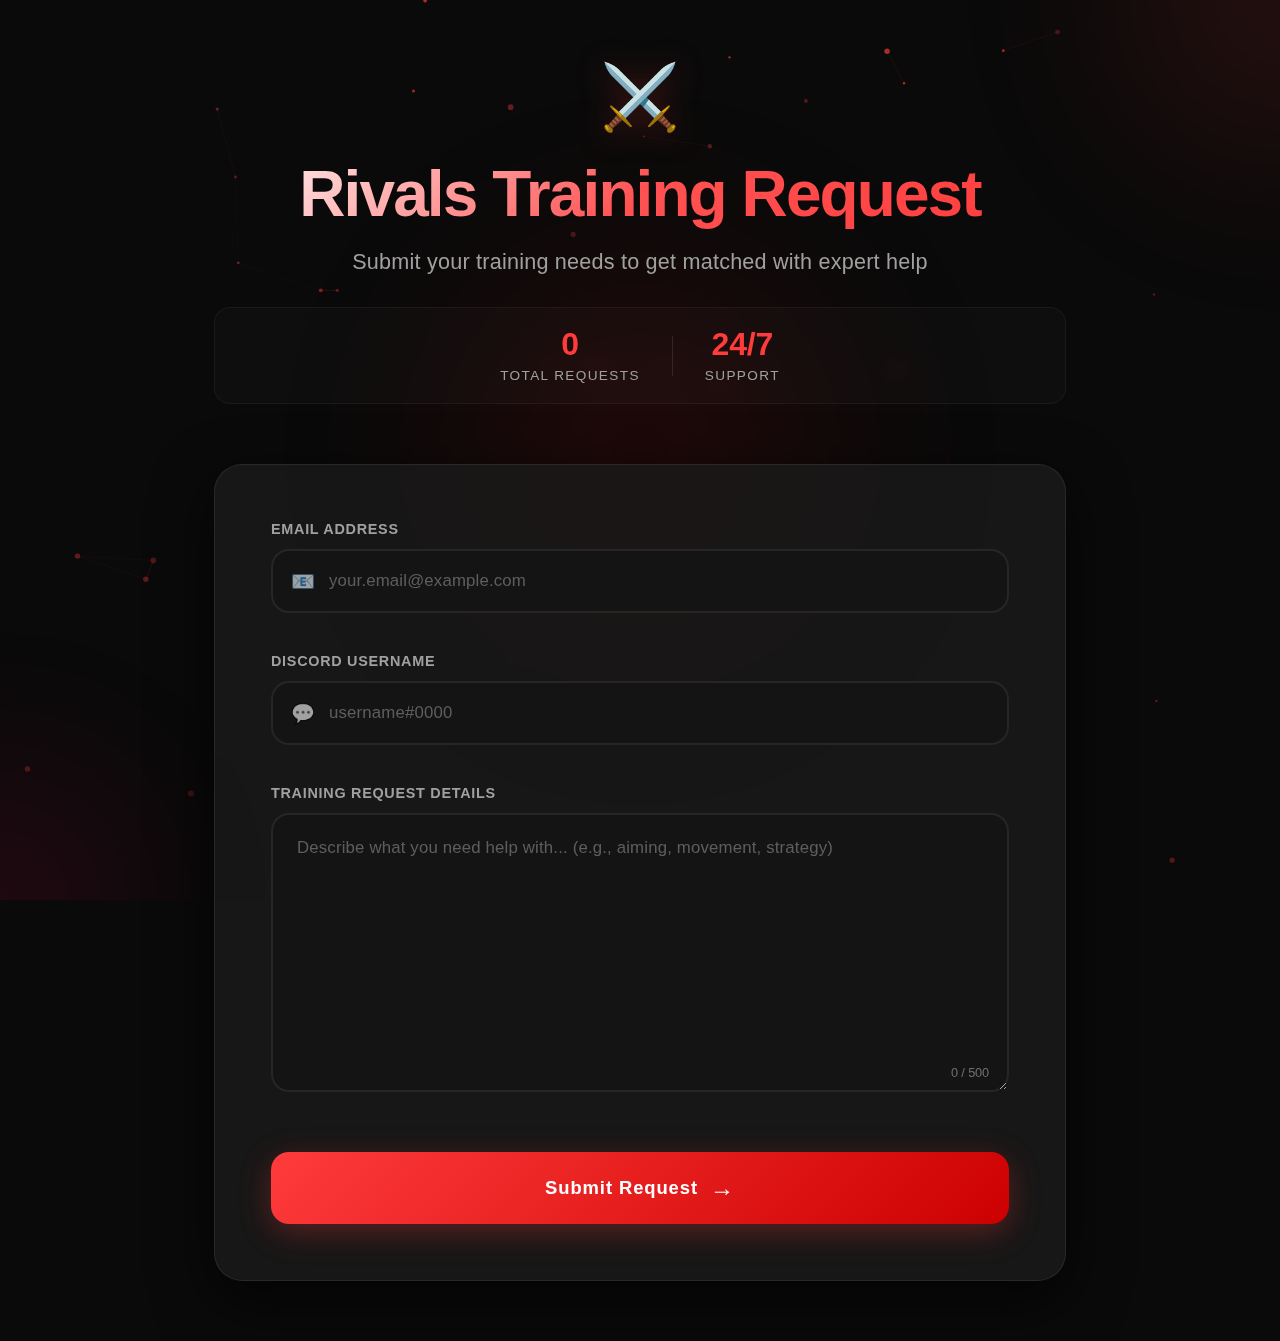
<file: index.html>
<!DOCTYPE html>
<!-- saved from url=(0139)https://creao-build-studio-production.s3-us-west-2.amazonaws.com/agentapp-static/28914380-b0b1-70fd-36af-afc5cce89791/SBluo4sjoy/index.html -->
<html lang="en"><head><meta http-equiv="Content-Type" content="text/html; charset=UTF-8">
    
    <meta name="viewport" content="width=device-width, initial-scale=1.0">
    <title>Roblox Rivals Training</title>
    <link rel="preconnect" href="https://fonts.googleapis.com/">
    <link rel="preconnect" href="https://fonts.gstatic.com/" crossorigin="">
    <link href="./css2" rel="stylesheet">
    <link rel="stylesheet" href="./styles.css">
</head>
<body data-new-gr-c-s-check-loaded="14.1274.0" data-gr-ext-installed="">
    <!-- Animated Background -->
    <div class="animated-background">
        <div class="gradient-orb orb-1"></div>
        <div class="gradient-orb orb-2"></div>
        <div class="gradient-orb orb-3"></div>
    </div>

    <!-- Particles Canvas -->
    <canvas id="particlesCanvas" class="particles-canvas" width="846" height="614"></canvas>

    <div class="container">
        <!-- Header Section -->
        <header class="header">
            <div class="logo-container">
                <div class="logo-icon">⚔️</div>
            </div>
            <h1 class="title">Rivals Training Request</h1>
            <p class="subtitle">Submit your training needs to get matched with expert help</p>
            <div class="stats-bar">
                <div class="stat-item">
                    <span class="stat-value" id="totalRequests" style="transform: scale(1);">0</span>
                    <span class="stat-label">Total Requests</span>
                </div>
                <div class="stat-divider"></div>
                <div class="stat-item">
                    <span class="stat-value">24/7</span>
                    <span class="stat-label">Support</span>
                </div>
            </div>
        </header>

        <!-- Admin Button (hidden by default) -->
        <button id="adminBtn" class="admin-btn hidden">
            <span class="admin-icon">👑</span>
            View Training Requests
        </button>

        <!-- Form Section -->
        <div class="form-container" id="formContainer">
            <form id="trainingForm" class="training-form">
                <div class="input-group">
                    <label class="input-label">Email Address</label>
                    <div class="input-wrapper">
                        <span class="input-icon">📧</span>
                        <input type="email" id="email" class="input-field" placeholder="your.email@example.com" required="">
                        <span class="input-status" id="emailStatus"></span>
                    </div>
                    <span class="input-error" id="emailError"></span>
                </div>

                <div class="input-group">
                    <label class="input-label">Discord Username</label>
                    <div class="input-wrapper">
                        <span class="input-icon">💬</span>
                        <input type="text" id="discord" class="input-field" placeholder="username#0000" required="">
                        <span class="input-status" id="discordStatus"></span>
                    </div>
                    <span class="input-error" id="discordError"></span>
                </div>

                <div class="input-group">
                    <label class="input-label">Training Request Details</label>
                    <div class="input-wrapper">
                        <textarea id="request" class="textarea-field" placeholder="Describe what you need help with... (e.g., aiming, movement, strategy)" rows="8" required=""></textarea>
                        <span class="char-counter" id="charCounter">0 / 500</span>
                    </div>
                    <span class="input-error" id="requestError"></span>
                </div>

                <button type="submit" class="submit-btn" id="submitBtn">
                    <span class="btn-text">Submit Request</span>
                    <span class="btn-icon">→</span>
                    <div class="btn-glow"></div>
                    <div class="btn-ripple"></div>
                </button>
            </form>
        </div>

        <!-- Admin View (hidden by default) -->
        <div class="admin-container hidden" id="adminContainer">
            <div class="admin-header">
                <div class="admin-title-group">
                    <h2 class="admin-title">Training Requests Dashboard</h2>
                    <span class="admin-badge" id="requestCount">0 Requests</span>
                </div>
                <div class="admin-controls">
                    <div class="search-bar">
                        <span class="search-icon">🔍</span>
                        <input type="text" id="searchInput" placeholder="Search requests..." class="search-input">
                    </div>
                    <button class="icon-btn" id="refreshBtn" title="Refresh">🔄</button>
                    <button class="close-admin-btn" id="closeAdminBtn">Close</button>
                </div>
            </div>

            <div class="filter-bar">
                <button class="filter-btn active" data-filter="all">All</button>
                <button class="filter-btn" data-filter="today">Today</button>
                <button class="filter-btn" data-filter="week">This Week</button>
            </div>

            <div class="requests-list" id="requestsList">
                <!-- Requests will be dynamically inserted here -->
            </div>
        </div>

        <!-- Toast Notification -->
        <div class="toast hidden" id="toast">
            <div class="toast-icon">✓</div>
            <div class="toast-content">
                <p class="toast-title">Success!</p>
                <p class="toast-message">Request Submitted Successfully!</p>
            </div>
            <button class="toast-close" id="toastClose">×</button>
        </div>

        <!-- Confirmation Modal -->
        <div class="modal-overlay hidden" id="modalOverlay">
            <div class="modal">
                <div class="modal-icon">⚠️</div>
                <h3 class="modal-title">Delete Request?</h3>
                <p class="modal-text">This action cannot be undone.</p>
                <div class="modal-actions">
                    <button class="modal-btn modal-btn-cancel" id="modalCancel">Cancel</button>
                    <button class="modal-btn modal-btn-confirm" id="modalConfirm">Delete</button>
                </div>
            </div>
        </div>
    </div>

    <script src="./script.js.download"></script>


</body><grammarly-desktop-integration data-grammarly-shadow-root="true"><template shadowrootmode="open"><style>
      div.grammarly-desktop-integration {
        position: absolute;
        width: 1px;
        height: 1px;
        padding: 0;
        margin: -1px;
        overflow: hidden;
        clip: rect(0, 0, 0, 0);
        white-space: nowrap;
        border: 0;
        -moz-user-select: none;
        -webkit-user-select: none;
        -ms-user-select:none;
        user-select:none;
      }

      div.grammarly-desktop-integration:before {
        content: attr(data-content);
      }
    </style><div aria-label="grammarly-integration" role="group" tabindex="-1" class="grammarly-desktop-integration" data-content="{&quot;mode&quot;:&quot;full&quot;,&quot;isActive&quot;:true,&quot;isUserDisabled&quot;:false}"></div></template></grammarly-desktop-integration></html>
</file>
<file: styles.css>
* {
    margin: 0;
    padding: 0;
    box-sizing: border-box;
}

:root {
    --bg-primary: #0a0a0a;
    --bg-secondary: #141414;
    --bg-card: #1a1a1a;
    --bg-elevated: #222222;
    --text-primary: #ffffff;
    --text-secondary: #a0a0a0;
    --text-tertiary: #707070;
    --accent-red: #ff3b3b;
    --accent-red-dark: #cc0000;
    --accent-red-light: #ff5252;
    --accent-red-glow: rgba(255, 59, 59, 0.3);
    --success: #00ff88;
    --warning: #ffaa00;
    --error: #ff3b3b;
    --shadow-sm: 0 2px 8px rgba(0, 0, 0, 0.4);
    --shadow-md: 0 4px 20px rgba(0, 0, 0, 0.5);
    --shadow-lg: 0 8px 40px rgba(0, 0, 0, 0.6);
    --shadow-xl: 0 20px 60px rgba(0, 0, 0, 0.7);
    --shadow-red: 0 8px 32px var(--accent-red-glow);
    --transition: all 0.4s cubic-bezier(0.4, 0, 0.2, 1);
    --transition-fast: all 0.2s cubic-bezier(0.4, 0, 0.2, 1);
}

body {
    font-family: 'Inter', -apple-system, BlinkMacSystemFont, 'Segoe UI', sans-serif;
    background: var(--bg-primary);
    color: var(--text-primary);
    min-height: 100vh;
    overflow-x: hidden;
    letter-spacing: -0.01em;
    position: relative;
}

/* Animated Background */
.animated-background {
    position: fixed;
    top: 0;
    left: 0;
    width: 100%;
    height: 100%;
    z-index: 0;
    overflow: hidden;
    pointer-events: none;
}

.gradient-orb {
    position: absolute;
    border-radius: 50%;
    filter: blur(80px);
    opacity: 0.15;
    animation: float 20s ease-in-out infinite;
}

.orb-1 {
    width: 500px;
    height: 500px;
    background: radial-gradient(circle, var(--accent-red) 0%, transparent 70%);
    top: -250px;
    right: -250px;
    animation-delay: 0s;
}

.orb-2 {
    width: 400px;
    height: 400px;
    background: radial-gradient(circle, #ff0055 0%, transparent 70%);
    bottom: -200px;
    left: -200px;
    animation-delay: 7s;
}

.orb-3 {
    width: 600px;
    height: 600px;
    background: radial-gradient(circle, var(--accent-red-dark) 0%, transparent 70%);
    top: 50%;
    left: 50%;
    transform: translate(-50%, -50%);
    animation-delay: 14s;
}

@keyframes float {
    0%, 100% {
        transform: translate(0, 0) scale(1);
    }
    33% {
        transform: translate(50px, -50px) scale(1.1);
    }
    66% {
        transform: translate(-50px, 50px) scale(0.9);
    }
}

/* Particles Canvas */
.particles-canvas {
    position: fixed;
    top: 0;
    left: 0;
    width: 100%;
    height: 100%;
    z-index: 1;
    pointer-events: none;
}

/* Custom Scrollbar */
::-webkit-scrollbar {
    width: 10px;
}

::-webkit-scrollbar-track {
    background: var(--bg-secondary);
    border-radius: 10px;
}

::-webkit-scrollbar-thumb {
    background: linear-gradient(180deg, var(--accent-red) 0%, var(--accent-red-dark) 100%);
    border-radius: 10px;
    transition: var(--transition);
}

::-webkit-scrollbar-thumb:hover {
    background: linear-gradient(180deg, var(--accent-red-light) 0%, var(--accent-red) 100%);
}

.container {
    max-width: 900px;
    margin: 0 auto;
    padding: 60px 24px;
    position: relative;
    z-index: 2;
}

/* Header Section */
.header {
    text-align: center;
    margin-bottom: 60px;
    animation: fadeInDown 0.8s ease-out;
}

.logo-container {
    margin-bottom: 24px;
    display: inline-block;
}

.logo-icon {
    font-size: 4rem;
    filter: drop-shadow(0 4px 16px var(--accent-red-glow));
    animation: pulse 3s ease-in-out infinite;
}

@keyframes pulse {
    0%, 100% {
        transform: scale(1);
        filter: drop-shadow(0 4px 16px var(--accent-red-glow));
    }
    50% {
        transform: scale(1.05);
        filter: drop-shadow(0 8px 24px var(--accent-red-glow));
    }
}

.title {
    font-size: clamp(2.5rem, 6vw, 4rem);
    font-weight: 900;
    background: linear-gradient(135deg, var(--text-primary) 0%, var(--accent-red-light) 50%, var(--accent-red) 100%);
    -webkit-background-clip: text;
    -webkit-text-fill-color: transparent;
    background-clip: text;
    margin-bottom: 20px;
    letter-spacing: -0.03em;
    line-height: 1.1;
}

.subtitle {
    font-size: clamp(1.1rem, 2.5vw, 1.35rem);
    color: var(--text-secondary);
    font-weight: 400;
    letter-spacing: 0.01em;
    margin-bottom: 32px;
}

.stats-bar {
    display: flex;
    align-items: center;
    justify-content: center;
    gap: 32px;
    margin-top: 32px;
    padding: 20px;
    background: rgba(255, 255, 255, 0.02);
    border-radius: 16px;
    border: 1px solid rgba(255, 255, 255, 0.05);
    backdrop-filter: blur(10px);
}

.stat-item {
    display: flex;
    flex-direction: column;
    align-items: center;
    gap: 8px;
}

.stat-value {
    font-size: 2rem;
    font-weight: 800;
    color: var(--accent-red);
    line-height: 1;
}

.stat-label {
    font-size: 0.85rem;
    color: var(--text-secondary);
    text-transform: uppercase;
    letter-spacing: 0.1em;
}

.stat-divider {
    width: 1px;
    height: 40px;
    background: rgba(255, 255, 255, 0.1);
}

/* Admin Button */
.admin-btn {
    position: fixed;
    top: 30px;
    right: 30px;
    background: linear-gradient(135deg, var(--accent-red) 0%, var(--accent-red-dark) 100%);
    color: var(--text-primary);
    border: none;
    padding: 16px 32px;
    border-radius: 14px;
    font-size: 1rem;
    font-weight: 700;
    cursor: pointer;
    box-shadow: var(--shadow-red);
    transition: var(--transition);
    z-index: 1000;
    letter-spacing: 0.02em;
    display: flex;
    align-items: center;
    gap: 10px;
}

.admin-icon {
    font-size: 1.2rem;
}

.admin-btn:hover {
    transform: translateY(-3px) scale(1.05);
    box-shadow: 0 12px 48px rgba(255, 59, 59, 0.6);
}

.admin-btn:active {
    transform: translateY(-1px) scale(1);
}

/* Form Container */
.form-container {
    background: rgba(26, 26, 26, 0.8);
    border-radius: 28px;
    padding: 56px;
    box-shadow: var(--shadow-xl);
    border: 1px solid rgba(255, 255, 255, 0.08);
    backdrop-filter: blur(20px);
    animation: fadeInUp 0.8s ease-out;
}

.training-form {
    display: flex;
    flex-direction: column;
    gap: 32px;
}

.input-group {
    position: relative;
}

.input-label {
    display: block;
    font-size: 0.9rem;
    font-weight: 600;
    color: var(--text-secondary);
    margin-bottom: 12px;
    text-transform: uppercase;
    letter-spacing: 0.05em;
}

.input-wrapper {
    position: relative;
}

.input-icon {
    position: absolute;
    left: 20px;
    top: 50%;
    transform: translateY(-50%);
    font-size: 1.2rem;
    opacity: 0.6;
    pointer-events: none;
    z-index: 1;
}

.textarea-field ~ .char-counter {
    position: absolute;
    bottom: 16px;
    right: 20px;
    font-size: 0.8rem;
    color: var(--text-tertiary);
    pointer-events: none;
}

.input-status {
    position: absolute;
    right: 20px;
    top: 50%;
    transform: translateY(-50%);
    font-size: 1.2rem;
    opacity: 0;
    transition: var(--transition-fast);
}

.input-status.valid {
    opacity: 1;
    color: var(--success);
}

.input-status.invalid {
    opacity: 1;
    color: var(--error);
}

.input-field,
.textarea-field {
    width: 100%;
    background: var(--bg-secondary);
    border: 2px solid rgba(255, 255, 255, 0.08);
    border-radius: 18px;
    padding: 20px 24px 20px 56px;
    font-size: 1.05rem;
    color: var(--text-primary);
    font-family: 'Inter', sans-serif;
    transition: var(--transition);
    outline: none;
    letter-spacing: 0.01em;
}

.input-field::placeholder,
.textarea-field::placeholder {
    color: var(--text-tertiary);
    opacity: 0.8;
}

.input-field:focus,
.textarea-field:focus {
    border-color: var(--accent-red);
    box-shadow: 0 0 0 4px rgba(255, 59, 59, 0.12);
    background: rgba(255, 59, 59, 0.03);
    transform: translateY(-2px);
}

.textarea-field {
    resize: vertical;
    min-height: 180px;
    line-height: 1.6;
    padding-left: 24px;
    padding-bottom: 40px;
}

.input-error {
    display: block;
    color: var(--error);
    font-size: 0.85rem;
    margin-top: 8px;
    font-weight: 500;
    opacity: 0;
    transition: var(--transition-fast);
}

.input-error.show {
    opacity: 1;
}

/* Submit Button */
.submit-btn {
    position: relative;
    background: linear-gradient(135deg, var(--accent-red) 0%, var(--accent-red-dark) 100%);
    color: var(--text-primary);
    border: none;
    padding: 22px 48px;
    border-radius: 18px;
    font-size: 1.15rem;
    font-weight: 800;
    cursor: pointer;
    transition: var(--transition);
    margin-top: 16px;
    overflow: hidden;
    letter-spacing: 0.05em;
    box-shadow: var(--shadow-red);
    display: flex;
    align-items: center;
    justify-content: center;
    gap: 12px;
}

.btn-icon {
    font-size: 1.5rem;
    transition: var(--transition);
}

.submit-btn:hover .btn-icon {
    transform: translateX(5px);
}

.btn-text {
    position: relative;
    z-index: 1;
}

.btn-glow {
    position: absolute;
    top: -50%;
    left: -50%;
    width: 200%;
    height: 200%;
    background: radial-gradient(circle, rgba(255, 255, 255, 0.3) 0%, transparent 70%);
    opacity: 0;
    transition: var(--transition);
}

.btn-ripple {
    position: absolute;
    width: 100%;
    height: 100%;
    top: 0;
    left: 0;
    pointer-events: none;
}

.submit-btn:hover {
    transform: translateY(-4px) scale(1.02);
    box-shadow: 0 12px 56px rgba(255, 59, 59, 0.6);
}

.submit-btn:hover .btn-glow {
    opacity: 1;
    animation: rotate 3s linear infinite;
}

.submit-btn:active {
    transform: translateY(-2px) scale(0.98);
}

.submit-btn:disabled {
    opacity: 0.6;
    cursor: not-allowed;
    transform: none;
}

@keyframes rotate {
    from {
        transform: rotate(0deg);
    }
    to {
        transform: rotate(360deg);
    }
}

/* Admin Container */
.admin-container {
    background: rgba(26, 26, 26, 0.8);
    border-radius: 28px;
    padding: 48px;
    box-shadow: var(--shadow-xl);
    border: 1px solid rgba(255, 255, 255, 0.08);
    backdrop-filter: blur(20px);
    animation: fadeInUp 0.8s ease-out;
}

.admin-header {
    display: flex;
    justify-content: space-between;
    align-items: center;
    margin-bottom: 32px;
    padding-bottom: 24px;
    border-bottom: 1px solid rgba(255, 255, 255, 0.1);
    gap: 20px;
    flex-wrap: wrap;
}

.admin-title-group {
    display: flex;
    align-items: center;
    gap: 16px;
    flex-wrap: wrap;
}

.admin-title {
    font-size: 2.2rem;
    font-weight: 800;
    background: linear-gradient(135deg, var(--text-primary) 0%, var(--accent-red-light) 100%);
    -webkit-background-clip: text;
    -webkit-text-fill-color: transparent;
    background-clip: text;
}

.admin-badge {
    background: var(--accent-red);
    color: white;
    padding: 8px 16px;
    border-radius: 12px;
    font-size: 0.85rem;
    font-weight: 700;
    letter-spacing: 0.05em;
}

.admin-controls {
    display: flex;
    align-items: center;
    gap: 12px;
}

.search-bar {
    position: relative;
    display: flex;
    align-items: center;
}

.search-icon {
    position: absolute;
    left: 16px;
    font-size: 1.1rem;
    opacity: 0.6;
}

.search-input {
    background: var(--bg-secondary);
    border: 2px solid rgba(255, 255, 255, 0.08);
    border-radius: 12px;
    padding: 12px 16px 12px 44px;
    font-size: 0.95rem;
    color: var(--text-primary);
    font-family: 'Inter', sans-serif;
    outline: none;
    transition: var(--transition-fast);
    min-width: 250px;
}

.search-input:focus {
    border-color: var(--accent-red);
    box-shadow: 0 0 0 3px rgba(255, 59, 59, 0.1);
}

.icon-btn {
    background: var(--bg-secondary);
    border: 1px solid rgba(255, 255, 255, 0.08);
    padding: 12px;
    border-radius: 12px;
    font-size: 1.2rem;
    cursor: pointer;
    transition: var(--transition-fast);
    display: flex;
    align-items: center;
    justify-content: center;
}

.icon-btn:hover {
    background: var(--bg-elevated);
    transform: rotate(180deg);
}

.close-admin-btn {
    background: rgba(255, 255, 255, 0.08);
    color: var(--text-primary);
    border: 1px solid rgba(255, 255, 255, 0.1);
    padding: 12px 24px;
    border-radius: 12px;
    font-size: 0.95rem;
    font-weight: 600;
    cursor: pointer;
    transition: var(--transition-fast);
}

.close-admin-btn:hover {
    background: rgba(255, 255, 255, 0.12);
    transform: translateY(-2px);
}

.filter-bar {
    display: flex;
    gap: 12px;
    margin-bottom: 24px;
    flex-wrap: wrap;
}

.filter-btn {
    background: var(--bg-secondary);
    color: var(--text-secondary);
    border: 1px solid rgba(255, 255, 255, 0.08);
    padding: 10px 20px;
    border-radius: 12px;
    font-size: 0.9rem;
    font-weight: 600;
    cursor: pointer;
    transition: var(--transition-fast);
}

.filter-btn:hover {
    background: var(--bg-elevated);
    color: var(--text-primary);
}

.filter-btn.active {
    background: linear-gradient(135deg, var(--accent-red) 0%, var(--accent-red-dark) 100%);
    color: white;
    border-color: var(--accent-red);
}

.requests-list {
    display: flex;
    flex-direction: column;
    gap: 20px;
    max-height: 60vh;
    overflow-y: auto;
    padding-right: 8px;
}

.request-card {
    background: var(--bg-secondary);
    border: 1px solid rgba(255, 255, 255, 0.08);
    border-radius: 20px;
    padding: 28px;
    transition: var(--transition);
    animation: fadeInUp 0.4s ease-out;
    position: relative;
}

.request-card:hover {
    border-color: var(--accent-red);
    box-shadow: var(--shadow-md);
    transform: translateY(-4px);
}

.request-header {
    display: flex;
    justify-content: space-between;
    align-items: flex-start;
    margin-bottom: 16px;
}

.request-meta {
    flex: 1;
}

.request-email {
    font-size: 0.85rem;
    color: var(--accent-red);
    font-weight: 700;
    margin-bottom: 8px;
    letter-spacing: 0.02em;
}

.request-discord {
    font-size: 1.25rem;
    font-weight: 700;
    color: var(--text-primary);
    margin-bottom: 4px;
}

.request-date {
    font-size: 0.8rem;
    color: var(--text-tertiary);
    margin-top: 4px;
}

.request-actions {
    display: flex;
    gap: 8px;
}

.action-btn {
    background: rgba(255, 255, 255, 0.05);
    border: 1px solid rgba(255, 255, 255, 0.08);
    padding: 8px 12px;
    border-radius: 10px;
    font-size: 1rem;
    cursor: pointer;
    transition: var(--transition-fast);
}

.action-btn:hover {
    background: rgba(255, 59, 59, 0.2);
    border-color: var(--accent-red);
    transform: scale(1.1);
}

.request-text {
    color: var(--text-secondary);
    line-height: 1.7;
    font-size: 1rem;
    padding: 16px;
    background: rgba(0, 0, 0, 0.3);
    border-radius: 12px;
    border-left: 3px solid var(--accent-red);
}

.empty-state {
    text-align: center;
    padding: 80px 20px;
    color: var(--text-tertiary);
    font-size: 1.2rem;
}

/* Toast Notification */
.toast {
    position: fixed;
    top: 30px;
    left: 50%;
    transform: translateX(-50%) translateY(-120px);
    background: var(--bg-card);
    border: 1px solid var(--accent-red);
    border-radius: 18px;
    padding: 20px 32px;
    display: flex;
    align-items: center;
    gap: 16px;
    box-shadow: var(--shadow-lg);
    z-index: 2000;
    opacity: 0;
    transition: var(--transition);
    min-width: 350px;
}

.toast.show {
    transform: translateX(-50%) translateY(0);
    opacity: 1;
    animation: slideDown 0.5s ease-out;
}

.toast-icon {
    width: 40px;
    height: 40px;
    background: linear-gradient(135deg, var(--accent-red) 0%, var(--accent-red-dark) 100%);
    border-radius: 50%;
    display: flex;
    align-items: center;
    justify-content: center;
    font-size: 1.4rem;
    font-weight: 700;
    flex-shrink: 0;
}

.toast-content {
    flex: 1;
}

.toast-title {
    font-weight: 800;
    font-size: 1.05rem;
    margin-bottom: 4px;
}

.toast-message {
    font-size: 0.9rem;
    color: var(--text-secondary);
}

.toast-close {
    background: none;
    border: none;
    color: var(--text-secondary);
    font-size: 1.8rem;
    cursor: pointer;
    padding: 0;
    width: 32px;
    height: 32px;
    display: flex;
    align-items: center;
    justify-content: center;
    border-radius: 8px;
    transition: var(--transition-fast);
}

.toast-close:hover {
    background: rgba(255, 255, 255, 0.1);
    color: var(--text-primary);
}

/* Modal */
.modal-overlay {
    position: fixed;
    top: 0;
    left: 0;
    width: 100%;
    height: 100%;
    background: rgba(0, 0, 0, 0.8);
    backdrop-filter: blur(10px);
    z-index: 3000;
    display: flex;
    align-items: center;
    justify-content: center;
    opacity: 0;
    transition: var(--transition);
}

.modal-overlay.show {
    opacity: 1;
}

.modal {
    background: var(--bg-card);
    border: 1px solid rgba(255, 255, 255, 0.1);
    border-radius: 24px;
    padding: 40px;
    max-width: 450px;
    width: 90%;
    text-align: center;
    transform: scale(0.9);
    transition: var(--transition);
}

.modal-overlay.show .modal {
    transform: scale(1);
}

.modal-icon {
    font-size: 4rem;
    margin-bottom: 20px;
}

.modal-title {
    font-size: 1.8rem;
    font-weight: 800;
    margin-bottom: 12px;
}

.modal-text {
    color: var(--text-secondary);
    font-size: 1.05rem;
    margin-bottom: 32px;
}

.modal-actions {
    display: flex;
    gap: 12px;
}

.modal-btn {
    flex: 1;
    padding: 16px;
    border-radius: 14px;
    font-size: 1rem;
    font-weight: 700;
    cursor: pointer;
    transition: var(--transition-fast);
    border: none;
}

.modal-btn-cancel {
    background: rgba(255, 255, 255, 0.08);
    color: var(--text-primary);
}

.modal-btn-cancel:hover {
    background: rgba(255, 255, 255, 0.12);
}

.modal-btn-confirm {
    background: linear-gradient(135deg, var(--accent-red) 0%, var(--accent-red-dark) 100%);
    color: white;
}

.modal-btn-confirm:hover {
    transform: translateY(-2px);
    box-shadow: var(--shadow-red);
}

/* Utility Classes */
.hidden {
    display: none !important;
}

/* Animations */
@keyframes fadeInDown {
    from {
        opacity: 0;
        transform: translateY(-40px);
    }
    to {
        opacity: 1;
        transform: translateY(0);
    }
}

@keyframes fadeInUp {
    from {
        opacity: 0;
        transform: translateY(40px);
    }
    to {
        opacity: 1;
        transform: translateY(0);
    }
}

@keyframes slideDown {
    from {
        transform: translateX(-50%) translateY(-120px);
        opacity: 0;
    }
    to {
        transform: translateX(-50%) translateY(0);
        opacity: 1;
    }
}

/* Responsive Design */
@media (max-width: 768px) {
    .container {
        padding: 40px 20px;
    }

    .form-container,
    .admin-container {
        padding: 36px 24px;
        border-radius: 24px;
    }

    .admin-btn {
        top: 20px;
        right: 20px;
        padding: 14px 24px;
        font-size: 0.9rem;
    }

    .header {
        margin-bottom: 48px;
    }

    .stats-bar {
        flex-direction: column;
        gap: 20px;
    }

    .stat-divider {
        width: 60px;
        height: 1px;
    }

    .admin-header {
        flex-direction: column;
        align-items: flex-start;
    }

    .admin-controls {
        width: 100%;
        flex-direction: column;
    }

    .search-input {
        width: 100%;
    }

    .close-admin-btn {
        width: 100%;
    }

    .input-field,
    .textarea-field {
        padding: 18px 20px 18px 52px;
        font-size: 1rem;
    }

    .submit-btn {
        padding: 20px 40px;
        font-size: 1.05rem;
    }

    .toast {
        max-width: 90%;
        min-width: unset;
        padding: 18px 24px;
    }

    .request-card {
        padding: 24px;
    }

    .request-actions {
        flex-direction: column;
        width: 100%;
        margin-top: 12px;
    }
}

@media (max-width: 480px) {
    .form-container,
    .admin-container {
        padding: 28px 20px;
    }

    .title {
        font-size: 2rem;
    }

    .logo-icon {
        font-size: 3rem;
    }
}
</file>
